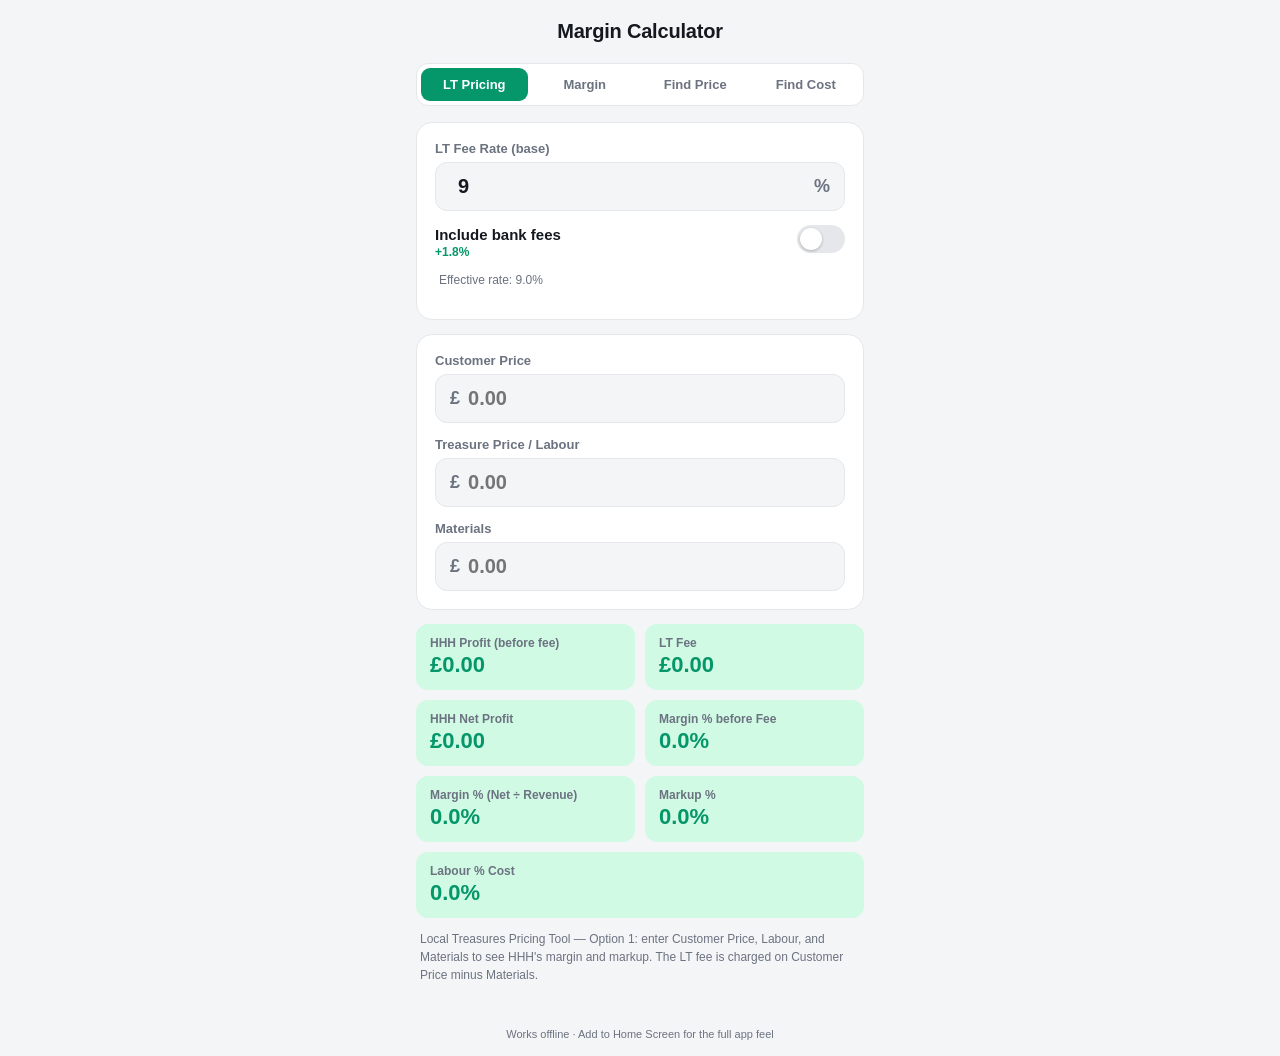
<file: index.html>
<!doctype html>
<html lang="en">
<head>
<meta charset="UTF-8" />
<meta name="viewport" content="width=device-width, initial-scale=1, maximum-scale=1, viewport-fit=cover" />
<title>Margin Calc</title>
<meta name="theme-color" content="#059669" />
<meta name="description" content="Fast margin, markup, price and cost calculator." />

<link rel="manifest" href="manifest.json" />
<link rel="icon" href="icons/icon-32.png" sizes="32x32" />
<link rel="apple-touch-icon" href="icons/icon-180.png" />
<meta name="apple-mobile-web-app-capable" content="yes" />
<meta name="apple-mobile-web-app-status-bar-style" content="black-translucent" />
<meta name="apple-mobile-web-app-title" content="Margin Calc" />

<style>
  :root {
    --bg: #f4f5f7;
    --card: #ffffff;
    --text: #14181f;
    --text-dim: #6b7280;
    --accent: #059669;
    --accent-dim: #d1fae5;
    --border: #e5e7eb;
    --danger: #dc2626;
    --radius: 16px;
  }
  @media (prefers-color-scheme: dark) {
    :root {
      --bg: #0b0d10;
      --card: #16191d;
      --text: #f2f3f5;
      --text-dim: #9aa1ab;
      --accent: #10b981;
      --accent-dim: #0f2e24;
      --border: #262b31;
      --danger: #f87171;
    }
  }
  * { box-sizing: border-box; -webkit-tap-highlight-color: transparent; }
  html, body {
    margin: 0;
    padding: 0;
    background: var(--bg);
    color: var(--text);
    font-family: -apple-system, BlinkMacSystemFont, "Segoe UI", Roboto, Helvetica, Arial, sans-serif;
    height: 100%;
    overscroll-behavior-y: none;
  }
  body {
    padding: env(safe-area-inset-top) env(safe-area-inset-right) env(safe-area-inset-bottom) env(safe-area-inset-left);
    display: flex;
    flex-direction: column;
    min-height: 100vh;
  }
  header {
    padding: 20px 20px 8px;
    text-align: center;
  }
  header h1 {
    font-size: 20px;
    font-weight: 700;
    margin: 0;
    letter-spacing: -0.01em;
  }
  main {
    flex: 1;
    padding: 12px 16px 24px;
    max-width: 480px;
    width: 100%;
    margin: 0 auto;
  }

  .tabs {
    display: flex;
    background: var(--card);
    border: 1px solid var(--border);
    border-radius: 12px;
    padding: 4px;
    gap: 4px;
    margin-bottom: 16px;
  }
  .tab {
    flex: 1;
    border: none;
    background: transparent;
    color: var(--text-dim);
    font-size: 13px;
    font-weight: 600;
    padding: 9px 4px;
    border-radius: 9px;
    cursor: pointer;
  }
  .tab.active {
    background: var(--accent);
    color: white;
  }

  .card {
    background: var(--card);
    border: 1px solid var(--border);
    border-radius: var(--radius);
    padding: 18px;
    margin-bottom: 14px;
  }

  .field { margin-bottom: 14px; }
  .field:last-child { margin-bottom: 0; }
  label {
    display: block;
    font-size: 13px;
    font-weight: 600;
    color: var(--text-dim);
    margin-bottom: 6px;
  }
  .input-wrap {
    display: flex;
    align-items: center;
    background: var(--bg);
    border: 1px solid var(--border);
    border-radius: 12px;
    padding: 0 14px;
  }
  .input-wrap .prefix, .input-wrap .suffix {
    font-size: 18px;
    color: var(--text-dim);
    font-weight: 600;
  }
  input[type="text"], input[type="number"] {
    flex: 1;
    border: none;
    background: transparent;
    outline: none;
    font-size: 20px;
    font-weight: 600;
    color: var(--text);
    padding: 12px 8px;
    width: 100%;
    font-variant-numeric: tabular-nums;
  }

  .results {
    display: grid;
    grid-template-columns: 1fr 1fr;
    gap: 10px;
    margin-top: 4px;
  }
  .result {
    background: var(--accent-dim);
    border-radius: 12px;
    padding: 12px 14px;
  }
  .result.full { grid-column: 1 / -1; }
  .result .label {
    font-size: 12px;
    font-weight: 600;
    color: var(--text-dim);
    margin-bottom: 2px;
  }
  .result .value {
    font-size: 22px;
    font-weight: 700;
    color: var(--accent);
    font-variant-numeric: tabular-nums;
  }
  .result .value.negative { color: var(--danger); }

  .hint {
    font-size: 12px;
    color: var(--text-dim);
    line-height: 1.5;
    padding: 0 4px;
  }

  .toggle-row {
    display: flex;
    align-items: center;
    justify-content: space-between;
    gap: 12px;
  }
  .toggle-label {
    display: block;
    font-size: 15px;
    font-weight: 600;
    color: var(--text);
    margin: 0;
  }
  .toggle-sub {
    display: block;
    font-size: 12px;
    font-weight: 600;
    color: var(--accent);
    margin-top: 2px;
  }
  .switch {
    position: relative;
    display: inline-block;
    width: 48px;
    height: 28px;
    flex-shrink: 0;
  }
  .switch input {
    opacity: 0;
    width: 0;
    height: 0;
  }
  .switch .slider {
    position: absolute;
    cursor: pointer;
    inset: 0;
    background: var(--border);
    border-radius: 999px;
    transition: background 0.15s ease;
  }
  .switch .slider::before {
    content: "";
    position: absolute;
    height: 22px;
    width: 22px;
    left: 3px;
    top: 3px;
    background: white;
    border-radius: 50%;
    transition: transform 0.15s ease;
    box-shadow: 0 1px 3px rgba(0, 0, 0, 0.25);
  }
  .switch input:checked + .slider {
    background: var(--accent);
  }
  .switch input:checked + .slider::before {
    transform: translateX(20px);
  }

  footer {
    text-align: center;
    font-size: 11px;
    color: var(--text-dim);
    padding: 8px 16px calc(16px + env(safe-area-inset-bottom));
  }
</style>
</head>
<body>

<header>
  <h1>Margin Calculator</h1>
</header>

<main>
  <div class="tabs" role="tablist">
    <button class="tab active" data-tab="lt">LT Pricing</button>
    <button class="tab" data-tab="margin">Margin</button>
    <button class="tab" data-tab="price">Find Price</button>
    <button class="tab" data-tab="cost">Find Cost</button>
  </div>

  <!-- Shared LT fee settings, applied to every tab's margin/profit figures -->
  <div class="card">
    <div class="field">
      <label for="fee-rate">LT Fee Rate (base)</label>
      <div class="input-wrap">
        <input type="text" inputmode="decimal" id="fee-rate" placeholder="0" value="9" />
        <span class="suffix">%</span>
      </div>
    </div>
    <div class="field">
      <div class="toggle-row">
        <label for="bank-fee" class="toggle-label">
          Include bank fees
          <span class="toggle-sub">+1.8%</span>
        </label>
        <label class="switch">
          <input type="checkbox" id="bank-fee" />
          <span class="slider"></span>
        </label>
      </div>
      <p class="hint" id="effective-rate">Effective rate: 9.0%</p>
    </div>
  </div>

  <!-- Tab 1: Labour + Materials + Price -> Margin, Markup, Profit (LT fee excludes materials) -->
  <section class="panel" id="panel-margin" style="display:none">
    <div class="card">
      <div class="field">
        <label for="m-labour">Labour</label>
        <div class="input-wrap">
          <span class="prefix">£</span>
          <input type="text" inputmode="decimal" id="m-labour" placeholder="0.00" />
        </div>
      </div>
      <div class="field">
        <label for="m-materials">Materials</label>
        <div class="input-wrap">
          <span class="prefix">£</span>
          <input type="text" inputmode="decimal" id="m-materials" placeholder="0.00" />
        </div>
      </div>
      <div class="field">
        <label for="m-price">Selling Price</label>
        <div class="input-wrap">
          <span class="prefix">£</span>
          <input type="text" inputmode="decimal" id="m-price" placeholder="0.00" />
        </div>
      </div>
    </div>
    <div class="results">
      <div class="result"><div class="label">Profit (before fee)</div><div class="value" id="m-profit">£0.00</div></div>
      <div class="result"><div class="label">LT Fee</div><div class="value" id="m-ltfee">£0.00</div></div>
      <div class="result"><div class="label">Net Profit</div><div class="value" id="m-net">£0.00</div></div>
      <div class="result"><div class="label">Margin (Net)</div><div class="value" id="m-margin">0%</div></div>
      <div class="result full"><div class="label">Markup</div><div class="value" id="m-markup">0%</div></div>
    </div>
    <p class="hint">Margin = net profit (after LT fee) ÷ selling price. The LT fee is charged on price minus materials. Markup = profit before fee ÷ (labour + materials).</p>
  </section>

  <!-- Tab 2: Labour + Materials + Target Net Margin -> Price (LT fee excludes materials) -->
  <section class="panel" id="panel-price" style="display:none">
    <div class="card">
      <div class="field">
        <label for="p-labour">Labour</label>
        <div class="input-wrap">
          <span class="prefix">£</span>
          <input type="text" inputmode="decimal" id="p-labour" placeholder="0.00" />
        </div>
      </div>
      <div class="field">
        <label for="p-materials">Materials</label>
        <div class="input-wrap">
          <span class="prefix">£</span>
          <input type="text" inputmode="decimal" id="p-materials" placeholder="0.00" />
        </div>
      </div>
      <div class="field">
        <label for="p-margin">Target Net Margin</label>
        <div class="input-wrap">
          <input type="text" inputmode="decimal" id="p-margin" placeholder="0" />
          <span class="suffix">%</span>
        </div>
      </div>
    </div>
    <div class="results">
      <div class="result"><div class="label">Selling Price</div><div class="value" id="p-price">£0.00</div></div>
      <div class="result"><div class="label">Profit (before fee)</div><div class="value" id="p-profit">£0.00</div></div>
      <div class="result"><div class="label">LT Fee</div><div class="value" id="p-ltfee">£0.00</div></div>
      <div class="result"><div class="label">Net Profit</div><div class="value" id="p-net">£0.00</div></div>
      <div class="result full"><div class="label">Markup</div><div class="value" id="p-markup">0%</div></div>
    </div>
    <p class="hint">Enter labour, materials, and the net margin you want after the LT fee (charged on price minus materials) — this shows what to charge.</p>
  </section>

  <!-- Tab 3: Price + Materials + Target Net Margin -> Max Labour (LT fee excludes materials) -->
  <section class="panel" id="panel-cost" style="display:none">
    <div class="card">
      <div class="field">
        <label for="c-price">Selling Price</label>
        <div class="input-wrap">
          <span class="prefix">£</span>
          <input type="text" inputmode="decimal" id="c-price" placeholder="0.00" />
        </div>
      </div>
      <div class="field">
        <label for="c-materials">Materials</label>
        <div class="input-wrap">
          <span class="prefix">£</span>
          <input type="text" inputmode="decimal" id="c-materials" placeholder="0.00" />
        </div>
      </div>
      <div class="field">
        <label for="c-margin">Target Net Margin</label>
        <div class="input-wrap">
          <input type="text" inputmode="decimal" id="c-margin" placeholder="0" />
          <span class="suffix">%</span>
        </div>
      </div>
    </div>
    <div class="results">
      <div class="result"><div class="label">Max Labour</div><div class="value" id="c-labour">£0.00</div></div>
      <div class="result"><div class="label">Total Cost</div><div class="value" id="c-totalcost">£0.00</div></div>
      <div class="result"><div class="label">Profit (before fee)</div><div class="value" id="c-profit">£0.00</div></div>
      <div class="result"><div class="label">LT Fee</div><div class="value" id="c-ltfee">£0.00</div></div>
      <div class="result"><div class="label">Net Profit</div><div class="value" id="c-net">£0.00</div></div>
      <div class="result"><div class="label">Markup</div><div class="value" id="c-markup">0%</div></div>
    </div>
    <p class="hint">Enter your selling price, materials, and the net margin you want after the LT fee — this shows the most you can pay for labour.</p>
  </section>

  <!-- Tab 4: Local Treasures Pricing Tool — Option 1 (Customer Price + Labour + Materials -> Margin/Markup) -->
  <section class="panel" id="panel-lt">
    <div class="card">
      <div class="field">
        <label for="lt-customer">Customer Price</label>
        <div class="input-wrap">
          <span class="prefix">£</span>
          <input type="text" inputmode="decimal" id="lt-customer" placeholder="0.00" />
        </div>
      </div>
      <div class="field">
        <label for="lt-labour">Treasure Price / Labour</label>
        <div class="input-wrap">
          <span class="prefix">£</span>
          <input type="text" inputmode="decimal" id="lt-labour" placeholder="0.00" />
        </div>
      </div>
      <div class="field">
        <label for="lt-materials">Materials</label>
        <div class="input-wrap">
          <span class="prefix">£</span>
          <input type="text" inputmode="decimal" id="lt-materials" placeholder="0.00" />
        </div>
      </div>
    </div>
    <div class="results">
      <div class="result"><div class="label">HHH Profit (before fee)</div><div class="value" id="lt-profit">£0.00</div></div>
      <div class="result"><div class="label">LT Fee</div><div class="value" id="lt-ltfee">£0.00</div></div>
      <div class="result"><div class="label">HHH Net Profit</div><div class="value" id="lt-net">£0.00</div></div>
      <div class="result"><div class="label">Margin % before Fee</div><div class="value" id="lt-margin-before">0%</div></div>
      <div class="result"><div class="label">Margin % (Net ÷ Revenue)</div><div class="value" id="lt-margin-net">0%</div></div>
      <div class="result"><div class="label">Markup %</div><div class="value" id="lt-markup">0%</div></div>
      <div class="result full"><div class="label">Labour % Cost</div><div class="value" id="lt-labour-pct">0%</div></div>
    </div>
    <p class="hint">Local Treasures Pricing Tool — Option 1: enter Customer Price, Labour, and Materials to see HHH's margin and markup. The LT fee is charged on Customer Price minus Materials.</p>
  </section>
</main>

<footer>Works offline · Add to Home Screen for the full app feel</footer>

<script src="app.js"></script>
<script>
  if ("serviceWorker" in navigator) {
    window.addEventListener("load", () => {
      navigator.serviceWorker.register("sw.js").catch(() => {});
    });
  }
</script>
</body>
</html>
</file>
